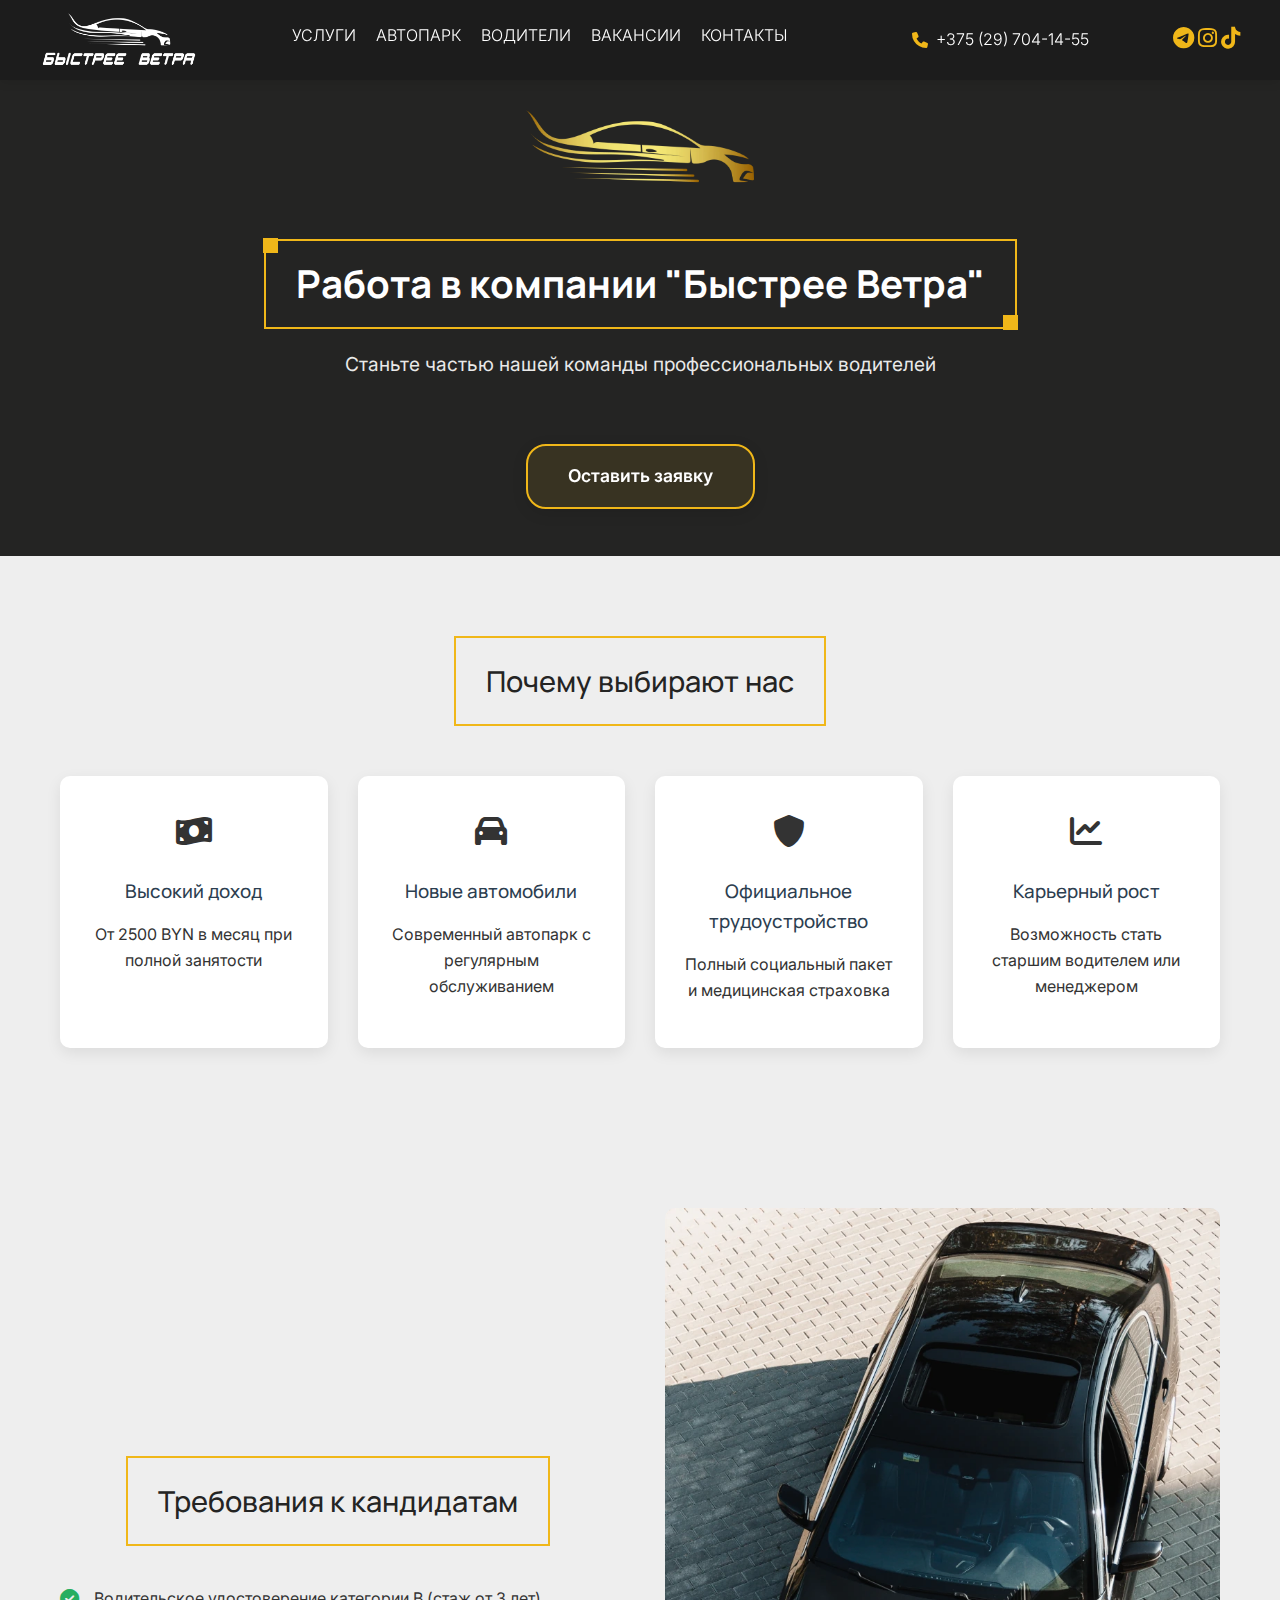
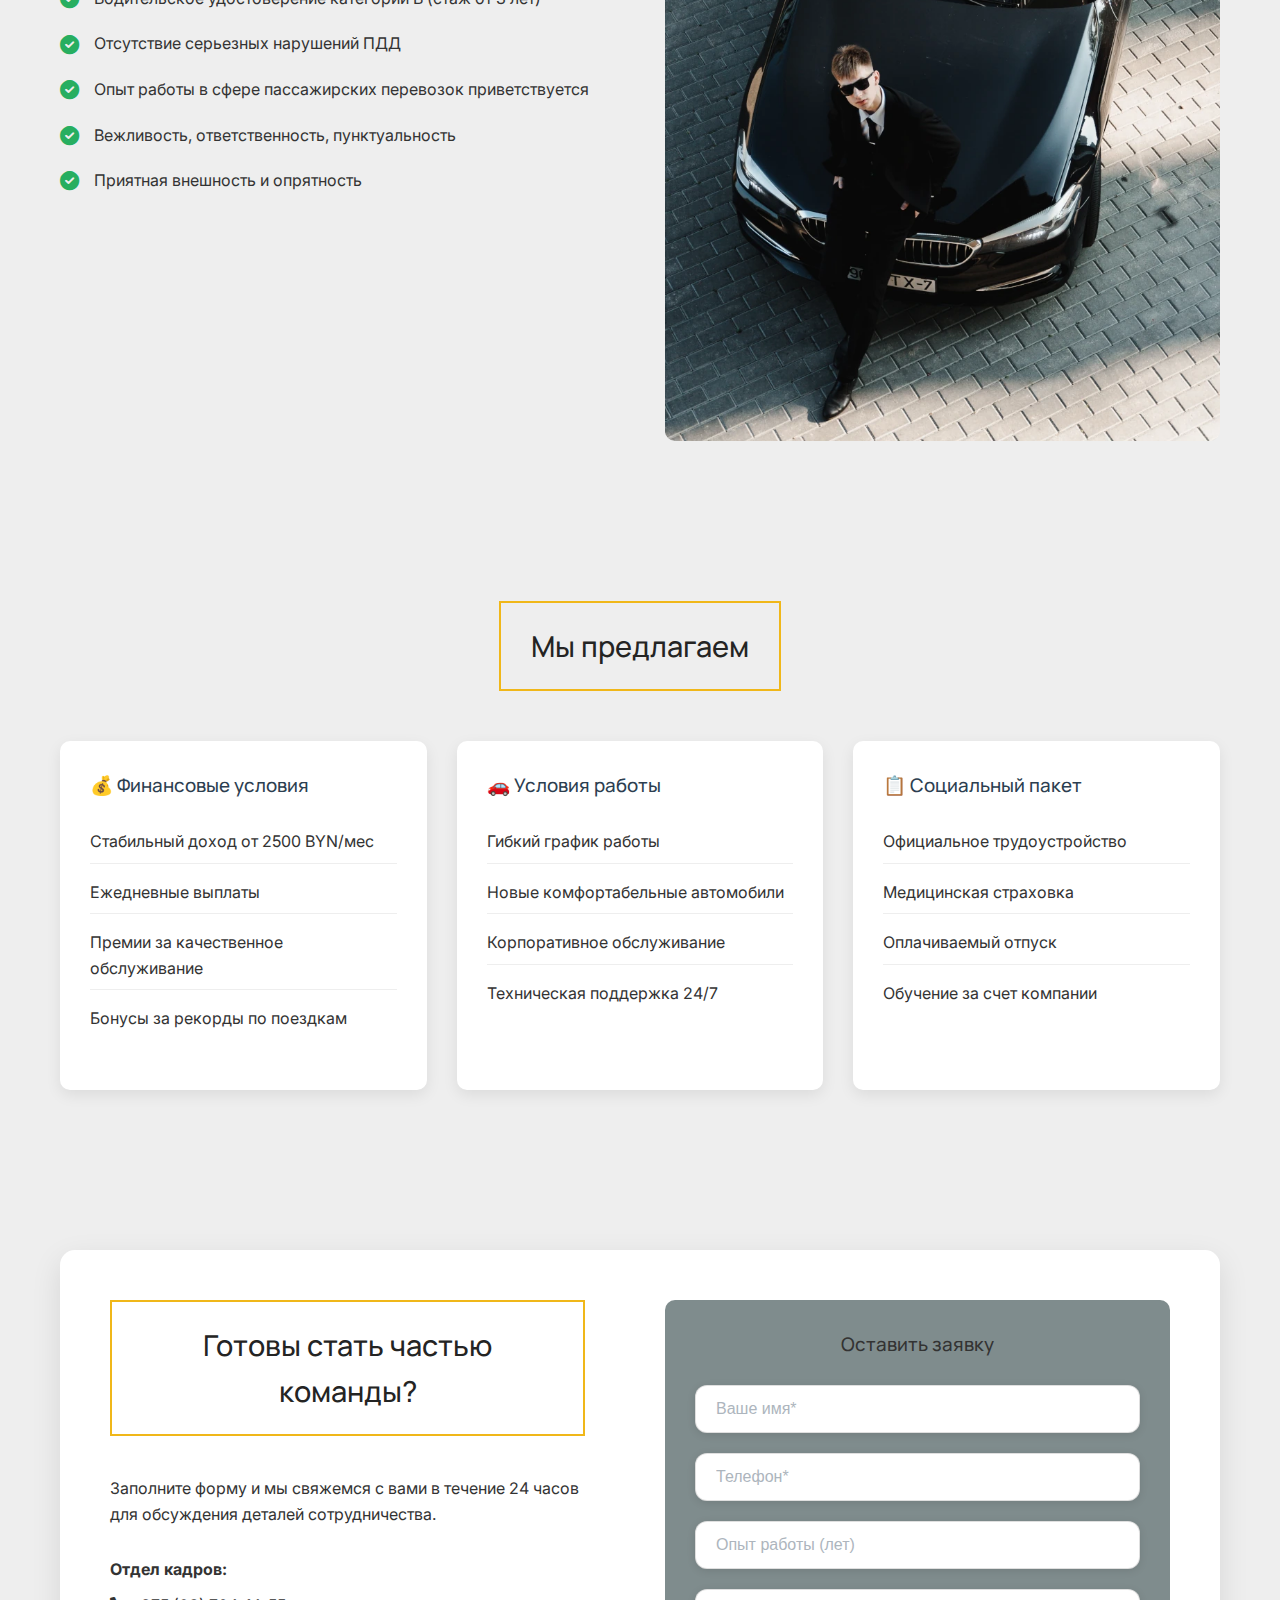
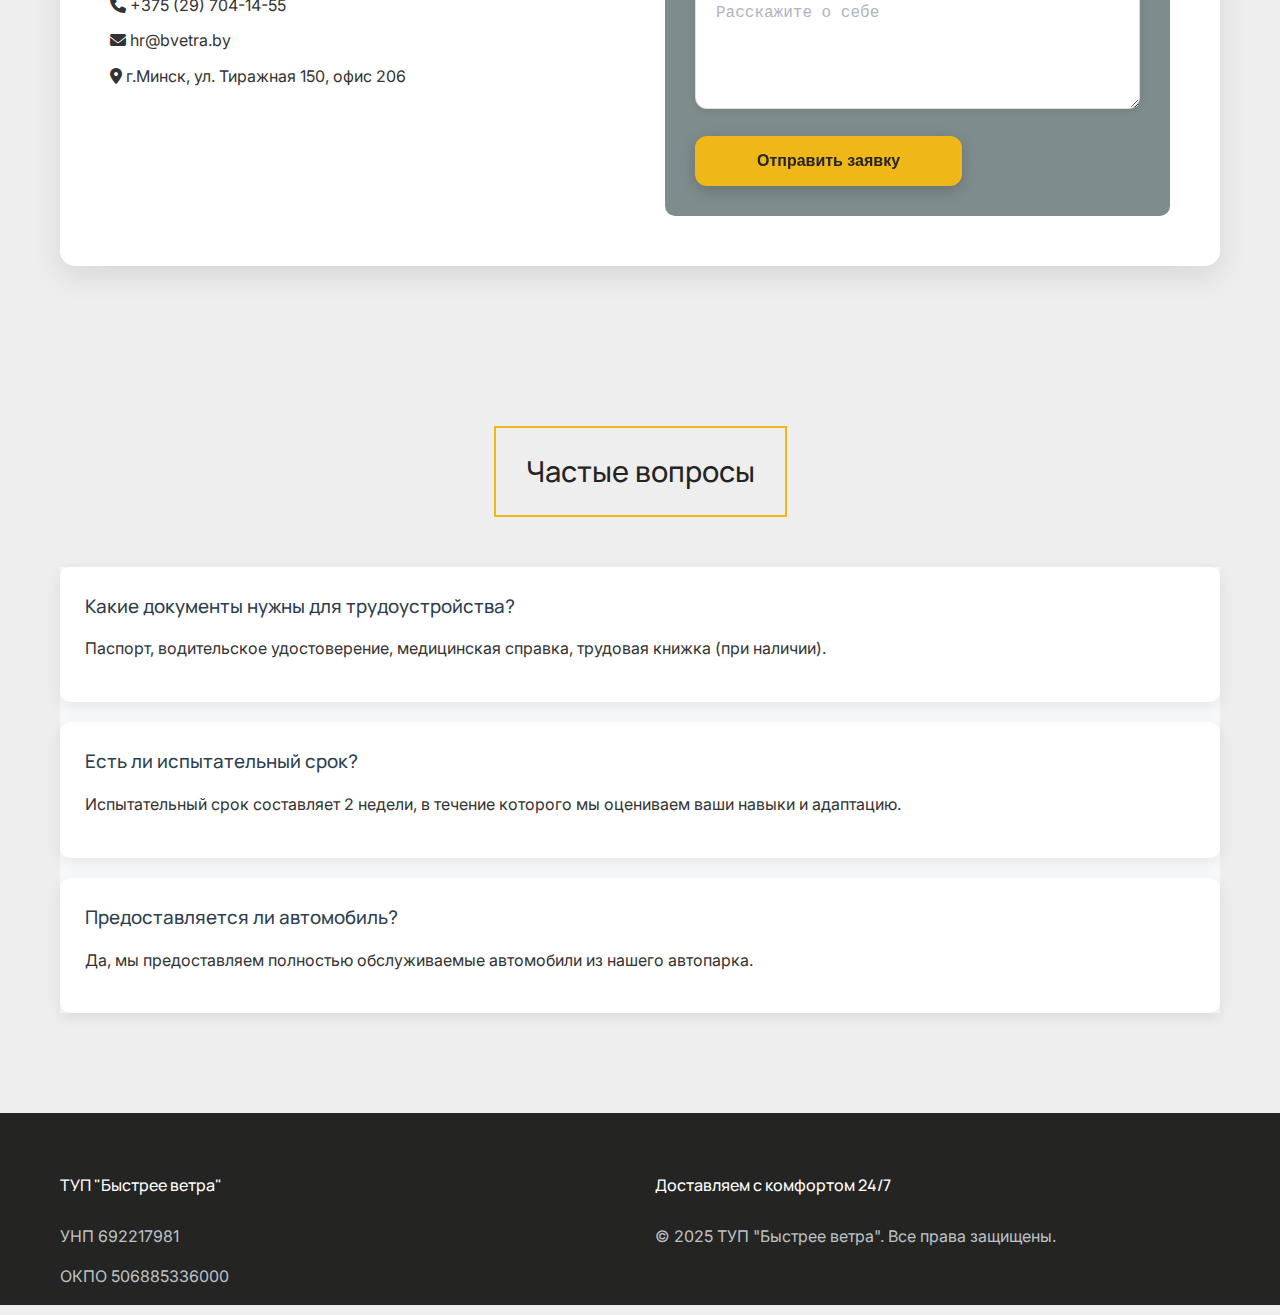
<file: vacancies.html>
<!DOCTYPE html>
<html lang="ru">
<head>
    <meta charset="UTF-8">
    <meta name="viewport" content="width=device-width, initial-scale=1.0">
    <meta name="description" content="Трудоустройство в таксопарк 'Быстрее ветра' - стабильная работа для водителей в Минске">
    <title>Вакансии водителя - Таксопарк "Быстрее ветра"</title>
    
    <!-- Preload critical resources -->
    <link rel="preload" href="styles.css" as="style">
    <link rel="preload" href="https://cdnjs.cloudflare.com/ajax/libs/font-awesome/6.0.0-beta3/css/all.min.css" as="style">

    <link rel="preconnect" href="https://fonts.googleapis.com">
    <link rel="preconnect" href="https://fonts.gstatic.com" crossorigin>
    <link href="https://fonts.googleapis.com/css2?family=Inter:wght@300;400;500;600&family=Manrope:wght@400;500;600;700&display=swap" rel="stylesheet">
    
    <!-- CSS -->
    <link rel="stylesheet" href="styles.css">
    <link rel="stylesheet" href="https://cdnjs.cloudflare.com/ajax/libs/font-awesome/6.0.0-beta3/css/all.min.css">
    
    <!-- Favicon -->
    <link rel="icon" href="favicon.ico" type="image/x-icon">
</head>
<body>
    <!-- Header -->
    <!-- Header -->
    <header class="header">
        <div class="container header__container">
            <a href="/" class="logo">
                <img src="img/logo/logo.webp" alt="Логотип компании 'Быстрее ветра'" class="logo__img">
            </a>
            
            <nav class="nav">
                <ul class="nav__list">
                    <li class="nav__item"><a href="#services" class="nav__link">УСЛУГИ</a></li>
                    <li class="nav__item"><a href="#cars" class="nav__link">АВТОПАРК</a></li>
                    <li class="nav__item"><a href="#drivers" class="nav__link">ВОДИТЕЛИ</a></li>
                    <li class="nav__item"><a href="#vacancies" class="nav__link">ВАКАНСИИ</a></li>
                    <li class="nav__item"><a href="#contact" class="nav__link">КОНТАКТЫ</a></li>
                </ul>
            </nav>
            
            <div class="phone">
                <i class="fas fa-phone phone__icon"></i>
                <a href="tel:+375297041455" class="phone__link">+375 (29) 704-14-55</a>
            </div>

            <div class="social-icons">
                <a href="https://t.me/your_telegram" class="social-link" target="_blank" aria-label="Telegram">
                    <i class="fab fa-telegram"></i>
                </a>
                <a href="https://instagram.com/bvet.ra" class="social-link" target="_blank" aria-label="Instagram">
                    <i class="fab fa-instagram"></i>
                </a>
                <a href="https://tiktok.com/@bvetra.by" class="social-link" target="_blank" aria-label="TikTok">
                    <i class="fab fa-tiktok"></i>
                </a>
            </div>
        </div>
    </header>

    <!-- Hero Section -->
    <section class="vacancies-hero">
        <div class="container">
            <div class="vacancies-hero-image">
                <img src="img/logo/logo-gold.webp" alt="Работа водителем в такси" class="vacancies-hero-img">
            </div>
            <h1 class="vacancies-hero__title hero__title hero-title section-title--light">Работа в компании "Быстрее Ветра"</h1>
            <p class="vacancies-hero__subtitle">Станьте частью нашей команды профессиональных водителей</p>
            <a href="#vacancy-form" class="btn hero__btn">Оставить заявку</a>
        </div>
    </section>

    <!-- Benefits Section -->
    <section class="vacancies-benefits">
        <div class="container">
            <h2 class="section-title">Почему выбирают нас</h2>
            <div class="benefits-grid">
                <div class="benefit-card">
                    <div class="benefit-icon">
                        <i class="fas fa-money-bill-wave"></i>
                    </div>
                    <h3>Высокий доход</h3>
                    <p>От 2500 BYN в месяц при полной занятости</p>
                </div>
                <div class="benefit-card">
                    <div class="benefit-icon">
                        <i class="fas fa-car"></i>
                    </div>
                    <h3>Новые автомобили</h3>
                    <p>Современный автопарк с регулярным обслуживанием</p>
                </div>
                <div class="benefit-card">
                    <div class="benefit-icon">
                        <i class="fas fa-shield-alt"></i>
                    </div>
                    <h3>Официальное трудоустройство</h3>
                    <p>Полный социальный пакет и медицинская страховка</p>
                </div>
                <div class="benefit-card">
                    <div class="benefit-icon">
                        <i class="fas fa-chart-line"></i>
                    </div>
                    <h3>Карьерный рост</h3>
                    <p>Возможность стать старшим водителем или менеджером</p>
                </div>
            </div>
        </div>
    </section>

    <!-- Requirements Section -->
    <section class="vacancies-requirements">
        <div class="container">
            <div class="requirements-content">
                <div class="requirements-info">
                    <h2 class="section-title">Требования к кандидатам</h2>
                    <div class="requirements-list">
                        <div class="requirement-item">
                            <i class="fas fa-check-circle requirement-icon"></i>
                            <span>Водительское удостоверение категории B (стаж от 3 лет)</span>
                        </div>
                        <div class="requirement-item">
                            <i class="fas fa-check-circle requirement-icon"></i>
                            <span>Отсутствие серьезных нарушений ПДД</span>
                        </div>
                        <div class="requirement-item">
                            <i class="fas fa-check-circle requirement-icon"></i>
                            <span>Опыт работы в сфере пассажирских перевозок приветствуется</span>
                        </div>
                        <div class="requirement-item">
                            <i class="fas fa-check-circle requirement-icon"></i>
                            <span>Вежливость, ответственность, пунктуальность</span>
                        </div>
                        <div class="requirement-item">
                            <i class="fas fa-check-circle requirement-icon"></i>
                            <span>Приятная внешность и опрятность</span>
                        </div>
                    </div>
                </div>
                <div class="requirements-image">
                    <img src="img/drivers/driver-vacancy.webp" alt="Работа водителем в такси" class="requirements-img">
                </div>
            </div>
        </div>
    </section>

    <!-- Conditions Section -->
    <section class="vacancies-conditions">
        <div class="container">
            <h2 class="section-title">Мы предлагаем</h2>
            <div class="conditions-grid">
                <div class="condition-card">
                    <h3>💰 Финансовые условия</h3>
                    <ul>
                        <li>Стабильный доход от 2500 BYN/мес</li>
                        <li>Ежедневные выплаты</li>
                        <li>Премии за качественное обслуживание</li>
                        <li>Бонусы за рекорды по поездкам</li>
                    </ul>
                </div>
                <div class="condition-card">
                    <h3>🚗 Условия работы</h3>
                    <ul>
                        <li>Гибкий график работы</li>
                        <li>Новые комфортабельные автомобили</li>
                        <li>Корпоративное обслуживание</li>
                        <li>Техническая поддержка 24/7</li>
                    </ul>
                </div>
                <div class="condition-card">
                    <h3>📋 Социальный пакет</h3>
                    <ul>
                        <li>Официальное трудоустройство</li>
                        <li>Медицинская страховка</li>
                        <li>Оплачиваемый отпуск</li>
                        <li>Обучение за счет компании</li>
                    </ul>
                </div>
            </div>
        </div>
    </section>

    <!-- Application Form Section -->
    <section id="vacancy-form" class="vacancy-form-section">
        <div class="container">
            <div class="form-container">
                <div class="form-info">
                    <h2 class="section-title">Готовы стать частью команды?</h2>
                    <p>Заполните форму и мы свяжемся с вами в течение 24 часов для обсуждения деталей сотрудничества.</p>
                    <div class="contact-details">
                        <p><strong>Отдел кадров:</strong></p>
                        <p><i class="fas fa-phone"></i> +375 (29) 704-14-55</p>
                        <p><i class="fas fa-envelope"></i> hr@bvetra.by</p>
                        <p><i class="fas fa-map-marker-alt"></i> г.Минск, ул. Тиражная 150, офис 206</p>
                    </div>
                </div>
                <div class="form-content">
                    <form id="vacancyForm" class="vacancy-form">
                        <h3>Оставить заявку</h3>
                        <div class="form-group">
                            <input type="text" id="vacancy-name" name="name" placeholder="Ваше имя*" required>
                        </div>
                        <div class="form-group">
                            <input type="tel" id="vacancy-phone" name="phone" placeholder="Телефон*" required>
                        </div>
                        <div class="form-group">
                            <input type="number" id="vacancy-exp" name="experience" placeholder="Опыт работы (лет)" min="0">
                        </div>
                        <div class="form-group">
                            <textarea id="vacancy-message" name="message" placeholder="Расскажите о себе" rows="4"></textarea>
                        </div>
                        <button type="submit" class="btn btn--form">Отправить заявку</button>
                    </form>
                </div>
            </div>
        </div>
    </section>

    <!-- FAQ Section -->
    <section class="vacancies-faq">
        <div class="container">
            <h2 class="section-title">Частые вопросы</h2>
            <div class="faq-list">
                <div class="faq-item">
                    <h3 class="faq-question">Какие документы нужны для трудоустройства?</h3>
                    <p class="faq-answer">Паспорт, водительское удостоверение, медицинская справка, трудовая книжка (при наличии).</p>
                </div>
                <div class="faq-item">
                    <h3 class="faq-question">Есть ли испытательный срок?</h3>
                    <p class="faq-answer">Испытательный срок составляет 2 недели, в течение которого мы оцениваем ваши навыки и адаптацию.</p>
                </div>
                <div class="faq-item">
                    <h3 class="faq-question">Предоставляется ли автомобиль?</h3>
                    <p class="faq-answer">Да, мы предоставляем полностью обслуживаемые автомобили из нашего автопарка.</p>
                </div>
            </div>
        </div>
    </section>

        <!-- Footer -->
    <footer class="footer">
        <div class="container">
            <div class="footer__content">
                <div class="footer__col">
                    <h4 class="footer__title">ТУП "Быстрее ветра"</h4>
                    <p>УНП 692217981</p>
                    <p>ОКПО 506885336000</p> 
                </div>
                <div class="footer__col">
                    <h4 class="footer__title">Доставляем с комфортом 24/7</h4>
                    <p><p>&copy; 2025 ТУП "Быстрее ветра". Все права защищены.</p></p>
                </div>
            </div>
            
        </div>
    </footer>

    <script src="script.js"></script>
</body>
</html>
</file>
<file: styles.css>
/* ==================== */
/* VARIABLES & RESETS   */
/* ==================== */
:root {
    /* Colors */
    --primary-color: #242423;
    --secondary-color: #e74c3c;
    --accent-color: #f0B719;
    --light-color: #eeeeee;
    --dark-color: #242423;
    --text-color: #333;
    --text-light: #7f8c8d;
    --white: #fff;
    
    /* Spacing */
    --section-padding: 80px;
    --container-padding: 20px;
    
    /* Transitions */
    --transition-fast: 0.2s;
    --transition-normal: 0.3s;
    --transition-slow: 0.5s;
    
    /* Shadows */
    --shadow-sm: 0 2px 10px rgba(0, 0, 0, 0.1);
    --shadow-md: 0 5px 15px rgba(0, 0, 0, 0.1);
    --shadow-lg: 0 10px 20px rgba(0, 0, 0, 0.1);
}

* {
    margin: 0;
    padding: 0;
    box-sizing: border-box;
}

html {
    scroll-behavior: smooth;
}

body {
    font-family: "Inter", sans-serif;
    line-height: 1.6;
    color: var(--text-color);
    font-weight: 400;
    background-color: var(--light-color);
    text-rendering: optimizeLegibility;
    -webkit-font-smoothing: antialiased;
}

.section {
    padding: 80px 0 60px;
}

h1, h2, h3, h4 {
    margin-bottom: 20px;
    font-weight: 500;
    font-family: "Manrope", sans-serif;
}

h1 {
    font-weight: 700;
}

p {
    margin-bottom: 15px;
}

ul {
    list-style-position: inside;
    margin-bottom: 20px;
}

li {
    margin-bottom: 8px;
}

a {
    text-decoration: none;
    color: var(--accent-color);
    transition: color var(--transition-normal);
}

a:hover {
    color: var(--secondary-color);
}

img {
    max-width: 100%;
    height: auto;
    display: block;
}

/* ==================== */
/* UTILITY CLASSES      */
/* ==================== */
.container {
    width: 100%;
    max-width: 1200px;
    margin: 0 auto;
    padding: 0 var(--container-padding);
}

.hero__title {
    font-size: clamp(2rem, 5vw, 3rem);
    margin: -50px 0 25px;
    line-height: 1.2;
    position: relative;
    padding: 20px 30px;
    border: 2px solid #f0B719;
    display: inline-block;
    background: transparent;
}

.hero__title::before,
.hero__title::after {
    content: '';
    position: absolute;
    width: 15px;
    height: 15px;
    background: #f0B719;
}

.hero__title::before {
    top: -3px;
    left: -3px;
}

.hero__title::after {
    bottom: -3px;
    right: -3px;
}

.section-title {
    font-size: 1.8rem;
    text-align: center;
    margin: 0 auto 40px;
    color: var(--primary-color);
    padding: 20px 30px;
    border: 2px solid #f0B719;
    width: fit-content;
    background: transparent;
}

.section-title--light {
    color: var(--white);
}

.btn {
    display: inline-block;
    padding: 12px 30px;
    background: transparent;
    color: var(--white);
    border: 2px solid rgba(255, 255, 255, 0.5);
    border-radius: 50px;
    cursor: pointer;
    font-size: 1rem;
    font-weight: 600;
    transition: all 0.3s ease;
    text-align: center;
    backdrop-filter: blur(10px);
    box-shadow: 0 4px 15px rgba(0, 0, 0, 0.1);
}

.btn:hover {
    background: rgba(255, 255, 255, 0.1);
    border-color: rgba(255, 255, 255, 0.8);
    transform: translateY(-2px);
    box-shadow: 0 6px 20px rgba(0, 0, 0, 0.15);
}

.btn--new {
    padding: 12px 30px;
    background: rgba(240, 183, 25, 0.85);
    color: var(--white);
    border: 2px solid rgba(240, 183, 25, 0.9);
    border-radius: 50px;
    font-size: 1rem;
    font-weight: 600;
    transition: all 0.3s ease;
    text-decoration: none;
    box-shadow: 0 0 15px 3px rgba(0, 0, 0, 0.4);
}

.btn--new:hover {
    background: rgba(197, 146, 7, 0.95);
    border-color: rgba(197, 146, 25, 1);
    transform: translateY(-3px);
    box-shadow: 0 0 25px 8px rgba(0, 0, 0, 0.5);
}

.hero__btn {
    padding: 16px 40px;
    background: rgba(240, 183, 25, 0.1);
    color: var(--white);
    border: 2px solid #f0B719;
    border-radius: 20px;
    font-size: 1.1rem;
    font-weight: 600;
    text-align: center;
    position: relative;
    margin-top: 25px;
    transition: all 0.3s ease;
    overflow: hidden;
}

.hero__btn::after {
    content: '';
    position: absolute;
    top: 0;
    left: -100%;
    width: 100%;
    height: 100%;
    background: linear-gradient(90deg, 
        transparent 0%,
        rgba(240, 183, 25, 0.2) 50%,
        transparent 100%);
    animation: shimmer 3s infinite ease-in-out;
    z-index: -1;
}

@keyframes shimmer {
    0% { left: -100%; }
    100% { left: 100%; }
}

.hero__btn:hover {
    background: rgba(240, 183, 25, 0.1);
    transform: translateY(-2px);
}

.mini-btn {
    padding: 8px 20px;
    background: transparent;
    color: #000;
    border: 1px solid rgba(0, 0, 0, 0.4);
    border-radius: 10px;
    font-size: 0.9rem;
    font-weight: 500;
    transition: all 0.3s ease;
    text-decoration: none;
    margin-top: 15px;
    backdrop-filter: blur(5px);
}

.mini-btn:hover {
    background: #242423;
    border-color: #242423;
    color: var(--white);
    transform: translateY(-1px);
    box-shadow: 0 0 15px rgba(240, 183, 25, 0.3);
}

.btn--large {
    padding: 18px 50px;
    font-size: 1.2rem;
    font-weight: 600;
    color: var(--white);
    background-color: #f0B719;
    border: none;
    border-radius: 8px;
    text-decoration: none;
    display: inline-block;
    transition: all 0.3s ease;
    box-shadow: 0 4px 8px rgba(0, 0, 0, 0.1);
    text-align: center;
}


.btn--large:hover {
    background-color: #FFC000;
    transform: translateY(-2px);
    box-shadow: 0 6px 12px rgba(0, 0, 0, 0.15);
}

.btn--large:active {
    transform: translateY(1px);
}

.card {
    background: var(--white);
    border-radius: 8px;
    overflow: hidden;
    transition: all var(--transition-normal);
}

.card:hover {
    transform: translateY(-5px);
    box-shadow: var(--shadow-lg);
}

/* ==================== */
/* COMPONENTS           */
/* ==================== */
/* Header */
.header {
    background: #1c1c1c;
    box-shadow: var(--shadow-sm);
    position: fixed;
    width: 100%;
    top: 0;
    z-index: 1000;
}

.header__container {
    display: flex;
    justify-content: space-between;
    align-items: center;
    padding: 10px 0;
}

.logo {
    display: flex;
    align-items: center;
}

.logo__img {
    height: 60px;
    width: auto;
    transition: transform var(--transition-normal);
}

.nav__list {
    display: flex;
    list-style: none;
    margin: 10px;
    gap: 20px;
    font-size: medium;
}

.nav__link {
    color: var(--white);
    font-weight: 300;
}

.nav__link:hover {
    color: var(--secondary-color);
}

.phone {
    display: flex;
    align-items: center;
    margin-left: 30px;
}

.phone__icon {
    margin-right: 8px;
    color: var(--accent-color);
}

.phone__link {
    color: var(--white);
    font-weight: 300;
}

.social-link i {
    font-size: 22px;
}

/* Hero Section */
.hero {
    background: linear-gradient(rgba(0, 0, 0, 0.2), rgba(52, 39, 25, 0.0)), 
                url('img/background/back1.webp') right/cover no-repeat;
    height: 85vh;
    display: flex;
    align-items: center;
    color: var(--white);
    margin-top: 70px;
    transform: translateZ(0);
    backface-visibility: hidden;
}

.hero__wrapper {
    display: flex;
    justify-content: flex-start;
    width: 100%;
}

.hero__content {
    max-width: 50%;
    text-align: left;
}

.hero__description {
    font-size: 1.2rem;
    margin-bottom: 30px;
    line-height: 1.4;
    text-align: left;
}

/* About Section */
.b-editor {
    max-width: 1200px;
    margin: 0 auto;
    padding: 0 15px;
}

.b-company {
    position: relative;
    padding: 60px 0;
    background: linear-gradient(rgba(17, 15, 13, 0), rgba(52, 39, 25, 0.0)), 
                url('img/logo-white.webp') right/cover no-repeat;
}

.b-company::before {
    content: '';
    position: absolute;
    top: 0;
    left: 50%;
    transform: translateX(-50%);
    width: 100vw;
    height: 100%;
    background: var(--light-color);
    z-index: -1;
}

.company__title h2 {
    font-size: 1.8rem;
    color: #222;
    text-align: center;
    margin-bottom: 40px;
    position: relative;
}

.company__inner {
    display: flex;
    flex-wrap: wrap;
    gap: 80px;
}

.company__left {
    flex: 1;
    min-width: 300px;
}

.company__text p {
    font-size: 1.1rem;
    line-height: 1.5;
    color: #333;
    margin-bottom: 10px;
    padding-left: 40px;
    padding-top: 15px;
}

.b-mainbutton {
    margin-top: 30px;
}

.b-mainbutton a {
    display: inline-block;
    padding: 12px 25px;
    background: #4CAF50;
    color: white;
    text-decoration: none;
    border-radius: 4px;
    font-weight: 500;
    transition: background 0.3s;
}

.b-mainbutton a:hover {
    background: #3d8b40;
}

.company__right {
    flex: 1;
    min-width: 300px;
    padding: 30px;
}

.company__right-item {
    display: flex;
    gap: 20px;
    margin-bottom: 30px;
    align-items: flex-start;
}

.company__right-pic {
    flex-shrink: 0;
    width: 65px;
    height: 65px;
}

.company__right-pic svg {
    width: 100%;
    height: 100%;
}

.company__right-name {
    font-size: 1.2rem;
    font-weight: 600;
    color: #333;
    margin-bottom: 8px;
}

.company__right-text {
    font-size: 1rem;
    color: #333;
    line-height: 1.6;
}

/* Services Section */
.services {
    padding: var(--section-padding) 0;
    background: var(--light-color);
    min-height: 100vh;
}

.services__subtitle {
    font-size: 1.1rem; 
}

.services__grid {
    display: grid;
    grid-template-columns: repeat(auto-fit, minmax(280px, 1fr));
    gap: 30px;
    margin-top: 40px;
}

.service-card {
    background: #fff;
    border-radius: 12px;
    overflow: hidden;
    box-shadow: 0 5px 15px rgba(0,0,0,0.1);
    transition: transform 0.3s ease, box-shadow 0.3s ease;
}

.service-card:hover {
    transform: translateY(-5px);
    box-shadow: 0 10px 25px rgba(0,0,0,0.15);
}

.service-card__image-wrapper {
    height: 200px;
    overflow: hidden;
}

.service-card__image {
    width: 100%;
    height: 100%;
    object-fit: cover;
    transition: transform 0.5s ease;
}

.service-card:hover .service-card__image {
    transform: scale(1.05);
}

.service-card__content {
    padding: 12px;
}

.service-card__title {
    font-size: 1.3rem;
    margin: 15px 0 10px;
    color: #333;
}

.service-card__description {
    color: #666;
    line-height: 1.5;
    margin-bottom: 15px;
}

/* Cars Section */
.cars {
    padding: var(--section-padding) 0;
    background: var(--light-color);
}

.cars__grid {
    display: grid;
    grid-template-columns: repeat(auto-fit, minmax(250px, 1fr));
    gap: 30px;
    padding: 30px;
}

@media (min-width: 1200px) {
    .cars__grid {
        grid-template-columns: repeat(4, 1fr);
    }
}

.car-card {
    display: flex;
    flex-direction: column;
    height: 100%;
    background: var(--light-color);
}

.car-card__image-container {
    height: 170px;
    flex: 0 0 auto;
    overflow: hidden;
}

.car-card__image {
    width: 100%;
    height: auto;
    transition: transform 0.3s ease;
    object-fit: cover;
    display: block;
}

.car-card:hover .car-card__image {
    transform: scale(1.05);
}

.car-card__content {
    flex: 1 1 auto;
    padding: 20px;
}

.car-card__title {
    font-size: 1.5rem;
    margin-bottom: 10px;
}

.car-card__class {
    color: var(--secondary-color);
    font-weight: 600;
    margin-bottom: 15px;
}

.car-card__features {
    list-style: none;
    padding: 0;
}

.car-card__feature {
    margin-bottom: 8px;
    padding-left: 25px;
    position: relative;
}

/* Drivers Section */
.drivers-section {
    background: var(--light-color);
}

.drivers-container {
    display: flex;
    gap: 70px;
    align-items: flex-start;
    margin: 25px 0;
}

.drivers-text-block {
    flex: 1;
    padding: 25px;
    line-height: 1.6;
    color: #333;
    font-size: 1.1rem;
    margin: 25px;
}

.drivers-list-block {
    flex: 1;
    background: var(--white);
    border: 1px solid var(--light-color);
    padding: 25px;
    margin: 25px;
    box-shadow: 0 5px 15px rgba(0,0,0,0.1);
    border-radius: 10px;
}

.list-title {
    font-family: 'Inter', 'Roboto', sans-serif;
    font-size: 1.2rem;
    color: #333;
    margin-bottom: 20px;
    font-weight: 600;
}

.features-list {
    list-style: none;
    padding: 0;
    margin: 0;
}

.feature-item {
    display: flex;
    align-items: flex-start;
    margin-bottom: 15px;
}

.feature-icon {
    color: var(--accent-color);
    font-weight: 600;
    margin-right: 12px;
    font-size: 1.1rem;
    min-width: 20px;
}

.feature-text {
    color: var(--primary-color);
    line-height: 1.5;
    font-size: 1rem;
    font-weight: 500;
}

.team-title {
    text-align: center;
    margin: 40px 0 30px;
    color: #2c3e50;
    font-size: 1.4rem;
    font-weight: 500;
}

.drivers-grid {
    display: flex;
    justify-content: space-between;
    gap: 15px;
    flex-wrap: nowrap;
    overflow-x: auto;
    padding: 10px 0 30px;
    -webkit-overflow-scrolling: touch;
    scrollbar-width: thin;
}

.drivers-grid::-webkit-scrollbar {
    height: 6px;
}

.drivers-grid::-webkit-scrollbar-thumb {
    background: #ccc;
    border-radius: 3px;
}

.driver-card {
    flex: 0 0 220px;
    background: white;
    border-radius: 12px;
    overflow: hidden;
    box-shadow: 0 5px 15px rgba(0,0,0,0.1);
    transition: transform 0.3s ease, box-shadow 0.3s ease;
}

.driver-card:hover {
    transform: translateY(-5px);
    box-shadow: 0 8px 25px rgba(0,0,0,0.15);
}

.driver-photo {
    height: 250px;
    overflow: hidden;
}

.driver-photo img {
    width: 100%;
    height: 100%;
    object-fit: cover;
    transition: transform 0.3s ease;
}

.driver-card:hover .driver-photo img {
    transform: scale(1.05);
}

.driver-info {
    padding: 15px;
    text-align: center;
}

.driver-name {
    font-size: 1.2rem;
    margin-bottom: 8px;
    color: #333;
    font-weight: 600;
}

.driver-stats {
    font-size: 0.9rem;
    color: #666;
    display: flex;
    justify-content: center;
    gap: 8px;
}

/* Vacancies Section */
.vacancies {
    background: linear-gradient(rgba(32, 29, 25, 0.0), rgba(52, 39, 25, 0.0)), 
                url('img/background/back-driver.webp') right/cover no-repeat;
    padding: var(--section-padding) 0;
    position: relative;
    min-height: 500px;
    display: flex;
    align-items: center;
}

.vacancies__content {
    position: relative;
    z-index: 2;
    width: 100%;
    max-width: 1200px;
    margin: 0 auto;
    padding: 0 20px;
}

.vacancies__text {
    max-width: 50%;
    padding: 40px;
    color: white;
}

.vacancies__title {
    color: white;
    font-size: 1.6rem;
    margin-bottom: 20px;
    text-align: left;
    position: relative;
    padding: 20px 30px;
    border: 2px solid #f0B719;
    display: inline-block;
    background: transparent;
}

.vacancies__description {
    font-size: 1.2rem;
    line-height: 1.6;
    margin-bottom: 30px;
    text-align: left;
}

.vacancies__list {
    list-style: none;
    margin: 30px 0;
    padding: 0;
    text-align: left;
}

.vacancies__item {
    margin-bottom: 15px;
    padding-left: 30px;
    position: relative;
    font-size: 1.1rem;
}

.vacancies__item::before {
    content: '✓';
    position: absolute;
    left: 0;
    color: var(--accent-color);
    font-weight: bold;
}

/* Contact Section */
.contact {
    padding: var(--section-padding) 0;
    background: var(--light-color);
}

.contact__wrapper {
    display: flex;
    gap: 30px;
    align-items: flex-start;
    justify-content: space-between;
}

.contact__form {
    flex: 0 0 40%;
    max-width: 500px;
    background: #333;
    border: 1px solid rgba(255, 255, 255, 0.1);
    border-radius: 16px;
    padding: 30px;
    box-shadow: 0 8px 32px rgba(0, 0, 0, 0.3);
    margin: 30px;
}

.contact__info {
    flex: 0 0 50%;
    max-width: 600px;
    border-radius: 16px;
    padding: 30px;
}

.form {
    width: 100%;
    box-sizing: border-box;
    color: #242423;
    backdrop-filter: blur(10px);
    border-radius: 16px;
    padding: 30px;
    border: 1px solid rgba(255, 255, 255, 0.1);
}

.form-title {
    color: #f8f9fa;
    font-size: 1.8rem;
    margin-bottom: 25px;
    text-align: center;
    font-weight: 600;
    text-shadow: 0 2px 4px rgba(0, 0, 0, 0.2);
}

.form-group {
    margin-bottom: 20px;
}

.form-group__input,
.form-group__select,
.form-group__textarea {
    width: 100%;
    padding: 14px 20px;
    background: rgba(255, 255, 255, 0.1);
    border: 1px solid rgba(255, 255, 255, 0.2);
    border-radius: 12px;
    font-size: 16px;
    color: #f8f9fa;
    transition: all 0.3s ease;
    box-shadow: 0 2px 8px rgba(0, 0, 0, 0.1);
    box-sizing: border-box;
}

.form-group__select {
    appearance: none;
    background-image: url("data:image/svg+xml;charset=UTF-8,%3csvg xmlns='http://www.w3.org/2000/svg' viewBox='0 0 24 24' fill='none' stroke='%23f8f9fa' stroke-width='2' stroke-linecap='round' stroke-linejoin='round'%3e%3cpolyline points='6 9 12 15 18 9'%3e%3c/polyline%3e%3c/svg%3e");
    background-repeat: no-repeat;
    background-position: right 18px center;
    background-size: 16px;
    cursor: pointer;
}

.form-group__select option {
    background: #2c3e50;
    color: #f8f9fa;
    padding: 12px;
}

.form-group__select option:checked {
    background: var(--accent-color);
    color: #242423;
}

.form-group__select option:hover {
    background: #34495e;
}

.form-group__input:focus,
.form-group__select:focus,
.form-group__textarea:focus {
    outline: none;
    border-color: rgba(255, 255, 255, 0.4);
    background: rgba(255, 255, 255, 0.15);
    box-shadow: 0 0 0 3px rgba(255, 255, 255, 0.1);
}

.form-group__input::placeholder,
.form-group__textarea::placeholder {
    color: #adb5bd;
}

.form-group__textarea {
    min-height: 120px;
    resize: vertical;
}


/* Стили для формы вакансий (более специфичные селекторы) */
.vacancy-form .form-group input,
.vacancy-form .form-group select,
.vacancy-form .form-group textarea {
    width: 100%;
    padding: 14px 20px;
    background: rgb(255, 255, 255);
    border: 1px solid rgba(97, 97, 97, 0.2);
    border-radius: 12px;
    font-size: 16px;
    color: #0c0c0c;
    transition: all 0.3s ease;
    box-shadow: 0 2px 8px rgba(0, 0, 0, 0.1);
    box-sizing: border-box;
}

.vacancy-form .form-group input:focus,
.vacancy-form .form-group select:focus,
.vacancy-form .form-group textarea:focus {
    outline: none;
    border-color: #4CAF50;
    background: rgb(255, 255, 255);
    box-shadow: 0 0 0 3px rgba(255, 255, 255, 0.1);
}

.vacancy-form .form-group input::placeholder,
.vacancy-form .form-group textarea::placeholder {
    color: #adb5bd;
}

.vacancy-form .form-group textarea {
    min-height: 120px;
    resize: vertical;
}

/* Стили для feedback формы */
.feedback-form .form-group input,
.feedback-form .form-group textarea {
    width: 100%;
    padding: 12px;
    border: 1px solid #ddd;
    border-radius: 5px;
    font-size: 14px;
    color: #333;
    transition: border-color 0.3s ease;
}

.feedback-form .form-group input:focus,
.feedback-form .form-group textarea:focus {
    outline: none;
    border-color: #4CAF50;
}

.feedback-form .form-group textarea {
    height: 80px;
    resize: vertical;
}

/* Специфичные стили для выпадающего списка в форме вакансий */
.vacancy-form .form-group select {
    appearance: none;
    background-image: url("data:image/svg+xml;charset=UTF-8,%3csvg xmlns='http://www.w3.org/2000/svg' viewBox='0 0 24 24' fill='none' stroke='%23f8f9fa' stroke-width='2' stroke-linecap='round' stroke-linejoin='round'%3e%3cpolyline points='6 9 12 15 18 9'%3e%3c/polyline%3e%3c/svg%3e");
    background-repeat: no-repeat;
    background-position: right 18px center;
    background-size: 16px;
    cursor: pointer;
}

.vacancy-form .form-group select option {
    background: #2c3e50;
    color: #f8f9fa;
    padding: 12px;
}

.vacancy-form .form-group select option:checked {
    background: var(--accent-color);
    color: #242423;
}

.form-submit {
    margin-top: 25px;
    text-align: center;
}

.btn--form {
    width: 60%;
    padding: 16px;
    background: var(--accent-color);
    color: #242423;
    border: none;
    border-radius: 12px;
    font-weight: 600;
    font-size: 16px;
    cursor: pointer;
    transition: all 0.3s ease;
    box-shadow: 0 4px 15px rgba(0, 0, 0, 0.2);
}

.btn--form:hover {
    background: var(--accent-hover);
    transform: translateY(-2px);
    box-shadow: 0 6px 20px rgba(0, 0, 0, 0.25);
}

.info-title {
    color: #333;
    font-size: 1.7rem;
    margin-bottom: 25px;
    font-weight: 600;
}

.info-item {
    display: flex;
    align-items: flex-start;
    margin-bottom: 20px;
    color: #333;
    font-size: 1.2rem;
}

.info-item__icon {
    margin-right: 15px;
    color: var(--accent-color);
    font-size: 1.2rem;
    margin-top: 3px;
}

.info-item a {
    color: #000000;
    text-decoration: none;
    transition: color 0.3s;
}

.info-item a:hover {
    color: var(--accent-color);
}

.map {
    margin-top: 30px;
    border-radius: 8px;
    overflow: hidden;
    box-shadow: 0 4px 15px rgba(0, 0, 0, 0.2);
}

/* Footer */
.footer {
    background: var(--primary-color);
    color: var(--white);
    padding: 60px 0 0;
}

.footer__content {
    display: grid;
    grid-template-columns: repeat(auto-fit, minmax(250px, 1fr));
    gap: 30px;
    margin-bottom: 10px;
}

.footer__col {
    color: #bdc3c7;
}

.footer__col a {
    color: #bdc3c7;
}

.footer__col a:hover {
    color: var(--white);
}

.footer__title {
    color: var(--white);
    font-size: 1rem;
    margin-bottom: 25px;
    position: relative;
}

.footer__list {
    list-style: none;
}

.footer__item {
    margin-bottom: 12px;
}

.copyright {
    text-align: center;
    padding: 20px 0;
    border-top: 1px solid rgba(255, 255, 255, 0.1);
    color: #bdc3c7;
    font-size: 0.9rem;
}

/* Feedback Modal */
.feedback-modal {
    position: fixed;
    top: 0;
    left: 0;
    width: 100%;
    height: 100%;
    display: none;
    justify-content: center;
    align-items: center;
    z-index: 1000;
    opacity: 0;
    visibility: hidden;
    transition: opacity 0.3s ease, visibility 0.3s ease;
}

.feedback-modal.show {
    opacity: 1;
    visibility: visible;
}

.feedback-modal__overlay {
    position: absolute;
    top: 0;
    left: 0;
    width: 100%;
    height: 100%;
    background: rgba(0, 0, 0, 0.5);
}

.feedback-modal__container {
    position: relative;
    background: white;
    width: 90%;
    max-width: 700px;
    border-radius: 10px;
    padding: 30px;
    box-shadow: 0 5px 20px rgba(0, 0, 0, 0.2);
    animation: modalFadeIn 0.3s ease-out;
}

.feedback-modal__close {
    position: absolute;
    top: 15px;
    right: 15px;
    font-size: 24px;
    background: none;
    border: none;
    cursor: pointer;
    color: #666;
}

.feedback-content {
    display: flex;
    gap: 30px;
}

.feedback-text {
    flex: 1;
}

.feedback-text h3 {
    font-size: 24px;
    margin-bottom: 15px;
    color: #333;
}

.feedback-text p {
    color: #666;
    line-height: 1.5;
}

.feedback-form {
    flex: 1;
}

.form-options {
    margin-bottom: 20px;
}

.option-item {
    display: flex;
    align-items: center;
    margin-bottom: 12px;
    cursor: pointer;
}

.option-item input {
    display: none;
}

.radio-custom {
    width: 18px;
    height: 18px;
    border: 2px solid #4CAF50;
    border-radius: 50%;
    margin-right: 10px;
    position: relative;
}

.option-item input:checked + .radio-custom::after {
    content: '';
    position: absolute;
    top: 3px;
    left: 3px;
    width: 8px;
    height: 8px;
    background: #4CAF50;
    border-radius: 50%;
}

.option-text {
    font-size: 16px;
    color: #333;
}

.submit-btn {
    width: 100%;
    padding: 12px;
    background: #4CAF50;
    color: white;
    border: none;
    border-radius: 5px;
    font-size: 16px;
    cursor: pointer;
    transition: background 0.3s;
}

.submit-btn:hover {
    background: #45a049;
}

.feedback-trigger {
    position: fixed;
    bottom: 30px;
    right: 30px;
    padding: 15px 25px;
    background: #4CAF50;
    color: white;
    border: none;
    border-radius: 30px;
    font-size: 16px;
    cursor: pointer;
    box-shadow: 0 4px 10px rgba(0, 0, 0, 0.2);
    z-index: 999;
}

@keyframes modalFadeIn {
    from {
        opacity: 0;
        transform: translateY(-20px);
    }
    to {
        opacity: 1;
        transform: translateY(0);
    }
}

/* Vacancies Page Styles */
.vacancies-hero {
    background: linear-gradient(135deg, #242423 0%, #242423 100%);
    color: white;
    padding: 100px 0;
    text-align: center;
    padding: 30px 0 40px;
    margin-top: 0;
}

.vacancies-hero-image img {
    width: 20%;
    border-radius: 10px;
    object-fit: contain;
    display: inline-block;
}

.vacancies-hero-image {
    margin: 0 auto 10px;
}

.vacancies-hero__title {
    font-size: 2.4rem;
    margin-bottom: 20px;
    font-weight: 700;
}

.vacancies-hero-content {
    display: flex;
    flex-direction: column;
    align-items: center;
    gap: 25px;
}

.vacancies-hero__subtitle {
    font-size: 1.2rem;
    margin-bottom: 40px;
    opacity: 0.9;
}

.vacancies-benefits {
    padding: 80px 0;
}

.benefits-grid {
    display: grid;
    grid-template-columns: repeat(auto-fit, minmax(250px, 1fr));
    gap: 30px;
    margin-top: 50px;
}

.benefit-card {
    background: white;
    padding: 30px;
    border-radius: 10px;
    text-align: center;
    box-shadow: 0 5px 15px rgba(0,0,0,0.08);
}

.benefit-icon {
    font-size: 2rem;
    color:#333;
    margin-bottom: 20px;
}

.benefit-card h3 {
    margin-bottom: 15px;
    color: #2c3e50;
}

.vacancies-requirements {
    padding: 80px 0;
}

.requirements-content {
    display: grid;
    grid-template-columns: 1fr 1fr;
    gap: 50px;
    align-items: center;
}

.requirements-list {
    display: flex;
    flex-direction: column;
    gap: 20px;
}

.requirement-item {
    display: flex;
    align-items: center;
    gap: 15px;
}

.requirement-icon {
    color: #27ae60;
    font-size: 1.2rem;
}

.requirements-image img {
    width: 100%;
    border-radius: 10px;
}

.vacancies-conditions {
    padding: 80px 0;
}

.conditions-grid {
    display: grid;
    grid-template-columns: repeat(auto-fit, minmax(300px, 1fr));
    gap: 30px;
    margin-top: 50px;
}

.condition-card {
    background: white;
    padding: 30px;
    border-radius: 10px;
    box-shadow: 0 5px 15px rgba(0,0,0,0.08);
}

.condition-card h3 {
    color: #2c3e50;
    margin-bottom: 20px;
}

.condition-card ul {
    list-style: none;
    padding: 0;
}

.condition-card li {
    padding: 8px 0;
    border-bottom: 1px solid #eee;
}

.condition-card li:last-child {
    border-bottom: none;
}

.vacancy-form-section {
    padding: 80px 0;
}

.form-container {
    display: grid;
    grid-template-columns: 1fr 1fr;
    gap: 50px;
    background: white;
    padding: 50px;
    border-radius: 15px;
    box-shadow: 0 10px 30px rgba(0,0,0,0.1);
}

.form-info {
    padding-right: 30px;
}

.contact-details {
    margin-top: 30px;
}

.contact-details p {
    margin-bottom: 10px;
}

.vacancy-form {
    background: var(--text-light);
    padding: 30px;
    border-radius: 10px;
}

.vacancy-form h3 {
    margin-bottom: 25px;
    text-align: center;
}

.vacancies-faq {
    padding: 80px 0;
}

.faq-list {
    margin-top: 50px;
    background: #f8f9fa;
}

.faq-item {
    background: white;
    margin-bottom: 20px;
    padding: 25px;
    border-radius: 10px;
    box-shadow: 0 5px 15px rgba(0,0,0,0.08);
}

.faq-question {
    color: #2c3e50;
    margin-bottom: 15px;
}

/* ==================== */
/* MEDIA QUERIES        */
/* ==================== */
@media (max-width: 1200px) {
    .hero__content {
        max-width: 60%;
    }
}

@media (max-width: 992px) {
    .corporate__content,
    .contact__content {
        flex-direction: column;
    }
    
    .corporate__image {
        margin-top: 40px;
    }
    
    .header__container {
        flex-direction: column;
        text-align: center;
    }
    
    .nav {
        margin: 20px 0;
    }
    
    .nav__list {
        gap: 15px;
        margin: 10px;
    }
    
    .phone {
        margin-top: 15px;
        margin-left: 0;
    }
    
    .requirements-content,
    .form-container {
        grid-template-columns: 1fr;
        gap: 30px;
    }
    
    .hero__content {
        max-width: 70%;
    }
}

@media (max-width: 768px) {
    :root {
        --section-padding: 60px;
    }
    
    .section {
        padding: 60px 0;
    }
    
    .hero {
        height: 70vh;
        margin-top: 60px;
    }
    
    .hero__title {
        font-size: 2rem;
        margin-top: 0;
        padding: 15px 20px;
    }
    
    .hero__content {
        max-width: 100%;
        text-align: center;
    }
    
    .hero__description {
        font-size: 1.1rem;
        text-align: center;
    }
    
    .nav__list {
        flex-wrap: wrap;
        justify-content: center;
        gap: 10px;
    }
    
    .vacancies__content {
        flex-direction: column;
        text-align: center;
    }
    
    .vacancies__text {
        max-width: 100%;
        padding: 20px;
        margin-bottom: 30px;
    }
    
    .vacancies__item {
        text-align: left;
    }
    
    .drivers-container {
        flex-direction: column;
        gap: 30px;
    }
    
    .drivers-text-block,
    .drivers-list-block {
        width: 100%;
        margin: 15px 0;
        padding: 20px;
    }
    
    .contact__wrapper {
        flex-direction: column;
    }
    
    .contact__form,
    .contact__info {
        flex: 1 1 100%;
        max-width: 100%;
        margin: 15px;
    }
    
    .services {
        height: auto;
        min-height: 100vh;
    }
    
    .benefits-grid {
        grid-template-columns: 1fr;
    }
    
    .social-link i {
        font-size: 18px;
    }
    
    .logo__img {
        height: 50px;
    }
}

@media (max-width: 576px) {
    :root {
        --section-padding: 40px;
        --container-padding: 15px;
    }
    
    .section {
        padding: 40px 0;
    }
    
    .section-title {
        font-size: 1.6rem;
        padding: 15px 20px;
    }
    
    .hero {
        height: 60vh;
    }
    
    .hero__title {
        font-size: 1.8rem;
        padding: 12px 18px;
    }
    
    .hero__title::before,
    .hero__title::after {
        width: 12px;
        height: 12px;
    }
    
    .btn {
        padding: 10px 20px;
        font-size: 0.9rem;
    }
    
    .btn--large {
        padding: 15px 30px;
        font-size: 1rem;
    }
    
    .company__inner {
        gap: 40px;
    }
    
    .company__text p {
        padding-left: 20px;
    }
    
    .company__right {
        padding: 20px;
    }
    
    .company__right-item {
        flex-direction: column;
        text-align: center;
        gap: 15px;
    }
    
    .cars__grid {
        grid-template-columns: 1fr;
        padding: 15px;
        gap: 20px;
    }
    
    .driver-card {
        flex: 0 0 180px;
    }
    
    .driver-photo {
        height: 200px;
    }
    
    .form,
    .contact__form,
    .contact__info {
        padding: 20px 15px;
    }
    
    .btn--form {
        width: 100%;
    }
    
    .vacancies-hero__title {
        font-size: 2rem;
    }
    
    .conditions-grid {
        grid-template-columns: 1fr;
    }
    
    .form-container {
        padding: 30px 20px;
    }
}

/* High-resolution displays */
@media (-webkit-min-device-pixel-ratio: 2), (min-resolution: 192dpi) { 
    .logo__img {
        image-rendering: -webkit-optimize-contrast;
        image-rendering: crisp-edges;
    }
}

/* Reduced motion for accessibility */
@media (prefers-reduced-motion: reduce) {
    *,
    *::before,
    *::after {
        animation-duration: 0.01ms !important;
        animation-iteration-count: 1 !important;
        transition-duration: 0.01ms !important;
        scroll-behavior: auto !important;
    }
    
    .hero__btn::after {
        animation: none;
    }
}

/* Dark mode support */
@media (prefers-color-scheme: dark) {
    :root {
        --text-color: #f0f0f0;
        --light-color: #2a2a2a;
        --white: #1a1a1a;
    }
    
    .service-card,
    .benefit-card,
    .condition-card,
    .faq-item {
        background: #333;
        color: #f0f0f0;
    }
    
    .service-card__title,
    .benefit-card h3,
    .condition-card h3,
    .faq-question {
        color: #f0f0f0;
    }
}
</file>
